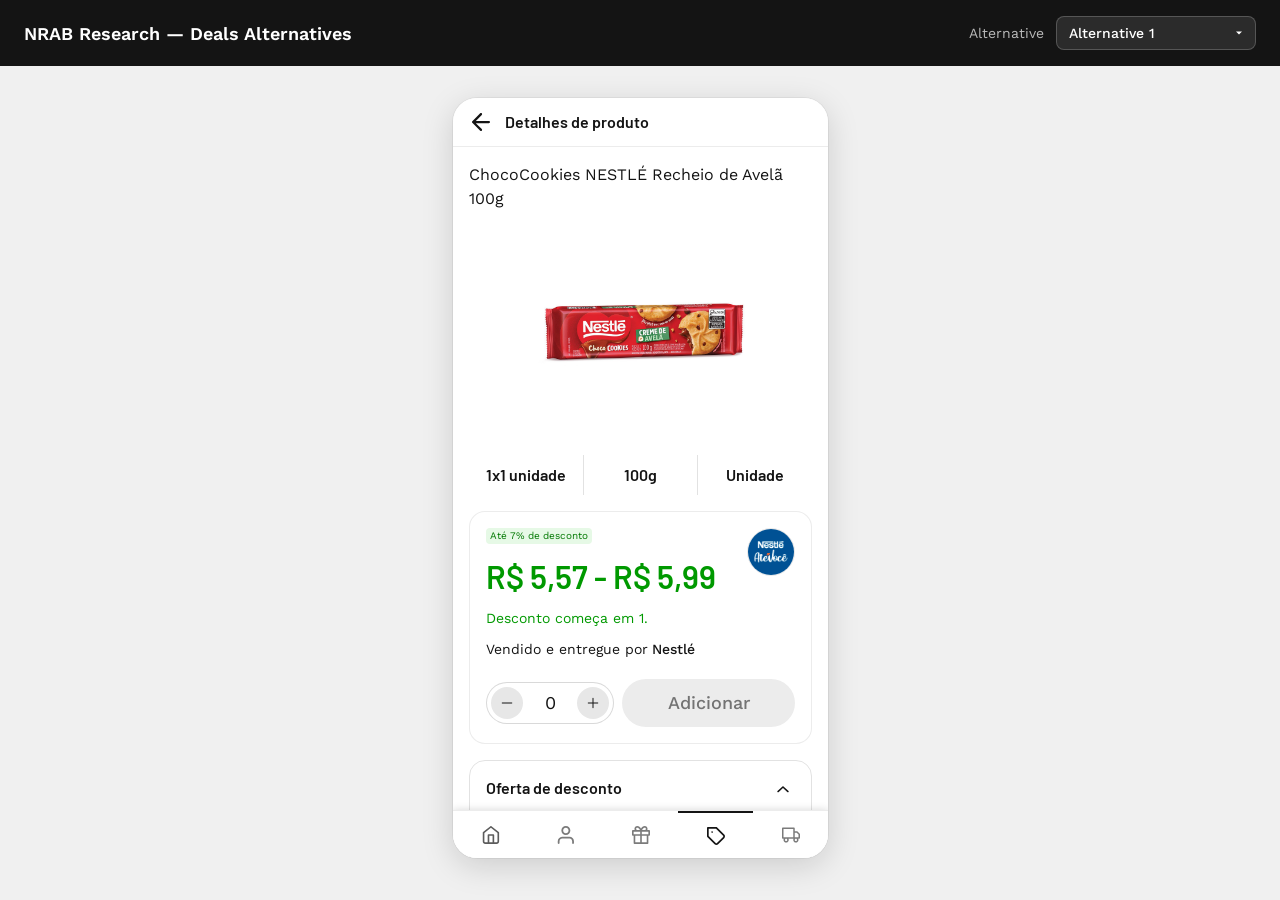
<file: index.html>
<!DOCTYPE html>
<html lang="pt-BR">
<head>
  <meta charset="UTF-8">
  <meta name="viewport" content="width=device-width, initial-scale=1.0, viewport-fit=cover">
  <title>NRAB Alternatives</title>
  <link rel="stylesheet" href="css/index.css">
</head>
<body>
  <header class="header">
    <h1 class="header__title">NRAB Research — Deals Alternatives</h1>
    <div class="header__selector">
      <label for="alternative-select">Alternative</label>
      <select id="alternative-select">
        <option value="pages/alternative-1.html">Alternative 1</option>
        <option value="pages/alternative-2.html">Alternative 2</option>
        <option value="pages/alternative-3.html">Alternative 3</option>
        <option value="pages/alternative-truck.html">Alternative Truck</option>
      </select>
    </div>
  </header>

  <main class="frame-container">
    <div class="phone-frame">
      <iframe id="preview-frame" src="pages/alternative-1.html" title="Alternative preview"></iframe>
    </div>
  </main>

  <script>
    const select = document.getElementById('alternative-select');
    const frame = document.getElementById('preview-frame');

    select.addEventListener('change', () => {
      frame.src = select.value;
    });
  </script>
</body>
</html>
</file>
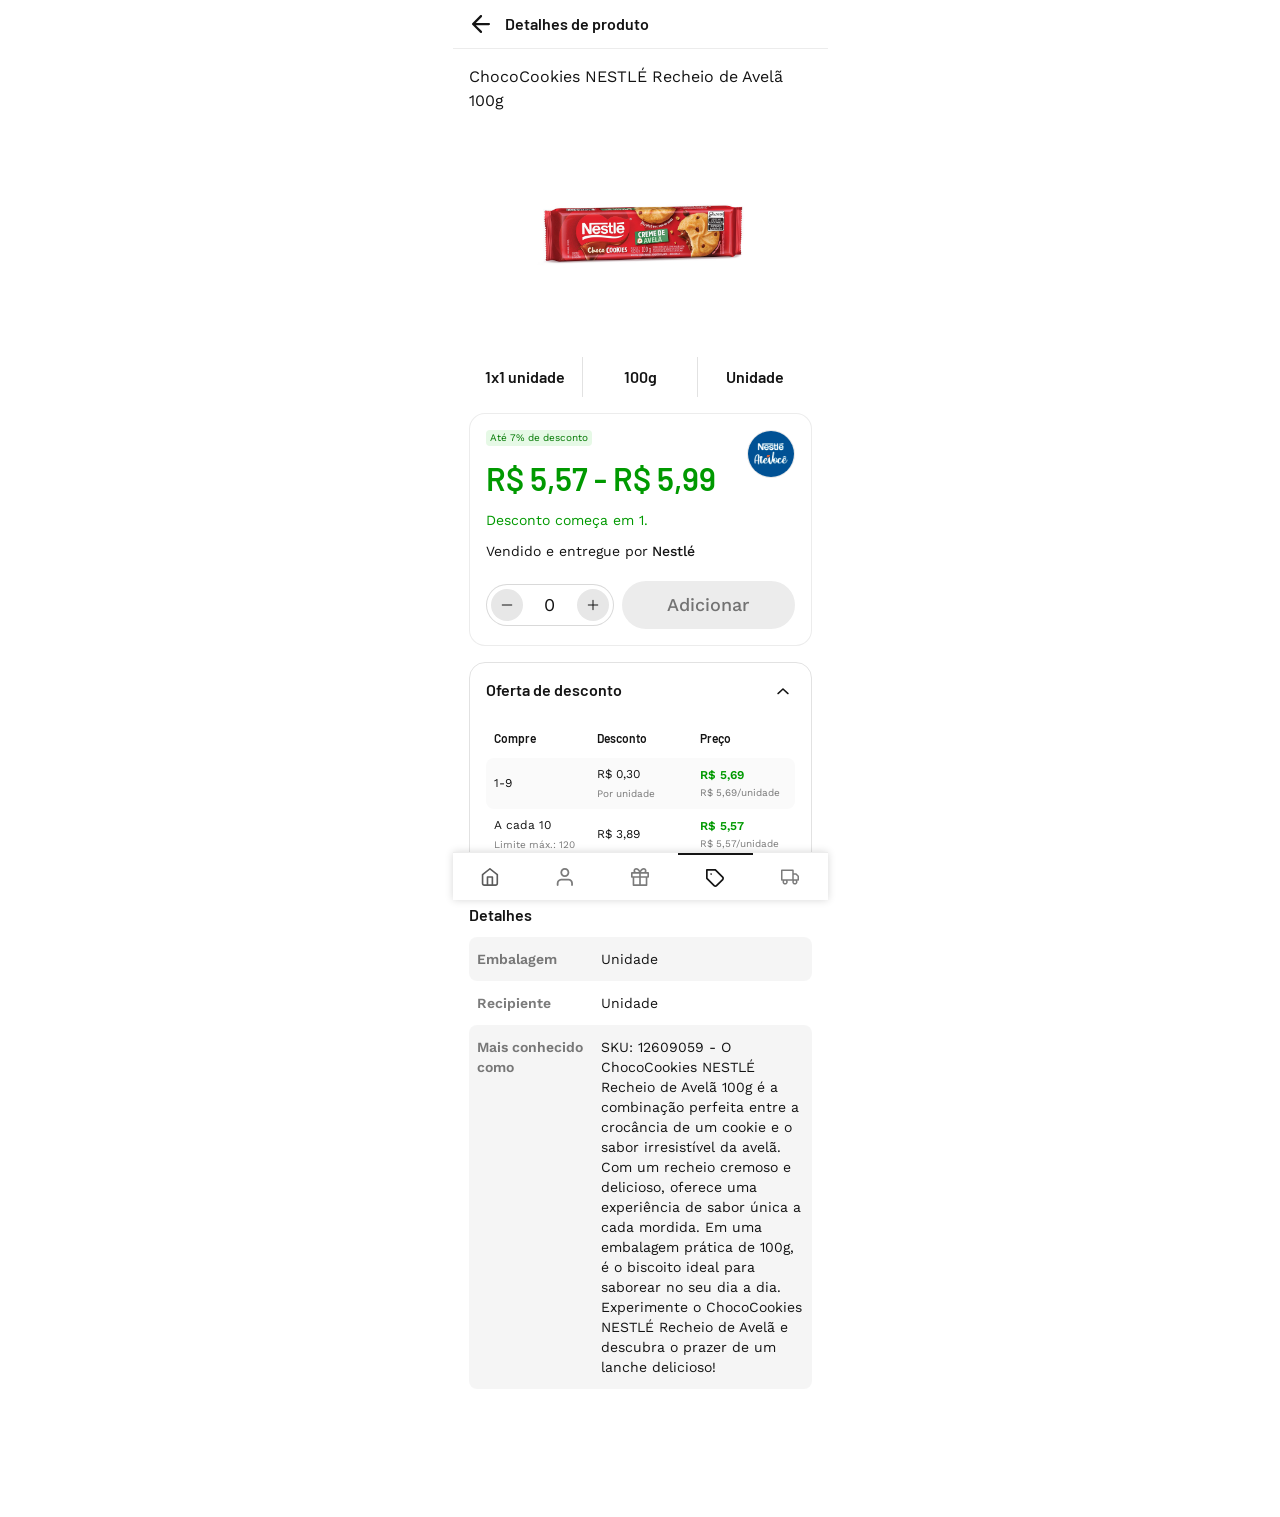
<file: pages/alternative-1.html>
<!DOCTYPE html>
<html lang="pt-BR">
<head>
  <meta charset="UTF-8">
  <meta name="viewport" content="width=device-width, initial-scale=1.0, viewport-fit=cover">
  <title>Alternative 1 — Detalhes de produto</title>
  <link rel="stylesheet" href="../css/pdp.css">
</head>
<body>
  <nav class="top-nav">
    <div class="top-nav__back">
      <img src="../assets/arrow-back.svg" alt="Voltar" width="24" height="24">
    </div>
    <h1 class="top-nav__title">Detalhes de produto</h1>
  </nav>

  <main class="pdp-content">
    <p class="product-title">ChocoCookies NESTLÉ Recheio de Avelã 100g</p>

    <div class="image-block">
      <img class="product-image" src="../assets/product.png" alt="ChocoCookies NESTLÉ">
    </div>

    <div class="product-info">
      <div class="product-info__item">1x1 unidade</div>
      <div class="product-info__divider"></div>
      <div class="product-info__item">100g</div>
      <div class="product-info__divider"></div>
      <div class="product-info__item">Unidade</div>
    </div>

    <div class="seller-card">
      <div class="seller-card__top">
        <div class="seller-card__details">
          <span class="tag">Até 7% de desconto</span>
          <p class="price">R$ 5,57 - R$ 5,99</p>
          <p class="discount-msg">Desconto começa em 1.</p>
          <p class="seller-fulfillment">Vendido e entregue por <strong>Nestlé</strong></p>
        </div>
        <div class="partner-logo"><img src="../assets/partner-logo.png" alt="Nestlé"></div>
      </div>
      <div class="quantifier-row">
        <div class="quantifier">
          <button class="quantifier__btn" type="button"><img src="../assets/minus.svg" alt="-"></button>
          <span class="quantifier__value">0</span>
          <button class="quantifier__btn" type="button"><img src="../assets/plus.svg" alt="+"></button>
        </div>
        <button class="btn-add" type="button" disabled>Adicionar</button>
      </div>
    </div>

    <section class="discount-section">
      <div class="discount-section__header">
        <h2 class="discount-section__title">Oferta de desconto</h2>
        <img class="discount-section__chevron" src="../assets/chevron-up.svg" alt="">
      </div>
      <div class="discount-table">
        <div class="discount-table__header">
          <div class="discount-table__header-cell">Compre</div>
          <div class="discount-table__header-cell">Desconto</div>
          <div class="discount-table__header-cell">Preço</div>
        </div>
        <div class="discount-table__row discount-table__row--alt">
          <div class="discount-table__cell">1-9</div>
          <div class="discount-table__cell">
            R$ 0,30
            <div class="discount-table__sub">Por unidade</div>
          </div>
          <div class="discount-table__cell">
            <div class="price-green">R$ 5,69</div>
            <div class="price-green-sub">R$ 5,69/unidade</div>
          </div>
        </div>
        <div class="discount-table__row">
          <div class="discount-table__cell">
            A cada 10
            <div class="discount-table__sub">Limite máx.: 120</div>
          </div>
          <div class="discount-table__cell">R$ 3,89</div>
          <div class="discount-table__cell">
            <div class="price-green">R$ 5,57</div>
            <div class="price-green-sub">R$ 5,57/unidade</div>
          </div>
        </div>
      </div>
    </section>

    <section class="details-section">
      <h2 class="details-section__title">Detalhes</h2>
      <div class="detail-row detail-row--alt">
        <span class="detail-row__label">Embalagem</span>
        <span class="detail-row__value">Unidade</span>
      </div>
      <div class="detail-row">
        <span class="detail-row__label">Recipiente</span>
        <span class="detail-row__value">Unidade</span>
      </div>
      <div class="detail-row detail-row--alt">
        <span class="detail-row__label">Mais conhecido como</span>
        <span class="detail-row__value">SKU: 12609059 - O ChocoCookies NESTLÉ Recheio de Avelã 100g é a combinação perfeita entre a crocância de um cookie e o sabor irresistível da avelã. Com um recheio cremoso e delicioso, oferece uma experiência de sabor única a cada mordida. Em uma embalagem prática de 100g, é o biscoito ideal para saborear no seu dia a dia. Experimente o ChocoCookies NESTLÉ Recheio de Avelã e descubra o prazer de um lanche delicioso!</span>
      </div>
    </section>
  </main>

  <nav class="bottom-nav">
    <div class="bottom-nav__item"><img src="../assets/nav-home.svg" alt="Home" width="24" height="24"></div>
    <div class="bottom-nav__item"><img src="../assets/nav-user.svg" alt="Perfil" width="24" height="24"></div>
    <div class="bottom-nav__item"><img src="../assets/nav-gift.svg" alt="Presentes" width="24" height="24"></div>
    <div class="bottom-nav__item bottom-nav__item--active"><img src="../assets/nav-tag.svg" alt="Ofertas" width="24" height="24"></div>
    <div class="bottom-nav__item"><img src="../assets/nav-truck.svg" alt="Caminhão" width="24" height="24"></div>
  </nav>
</body>
</html>
</file>
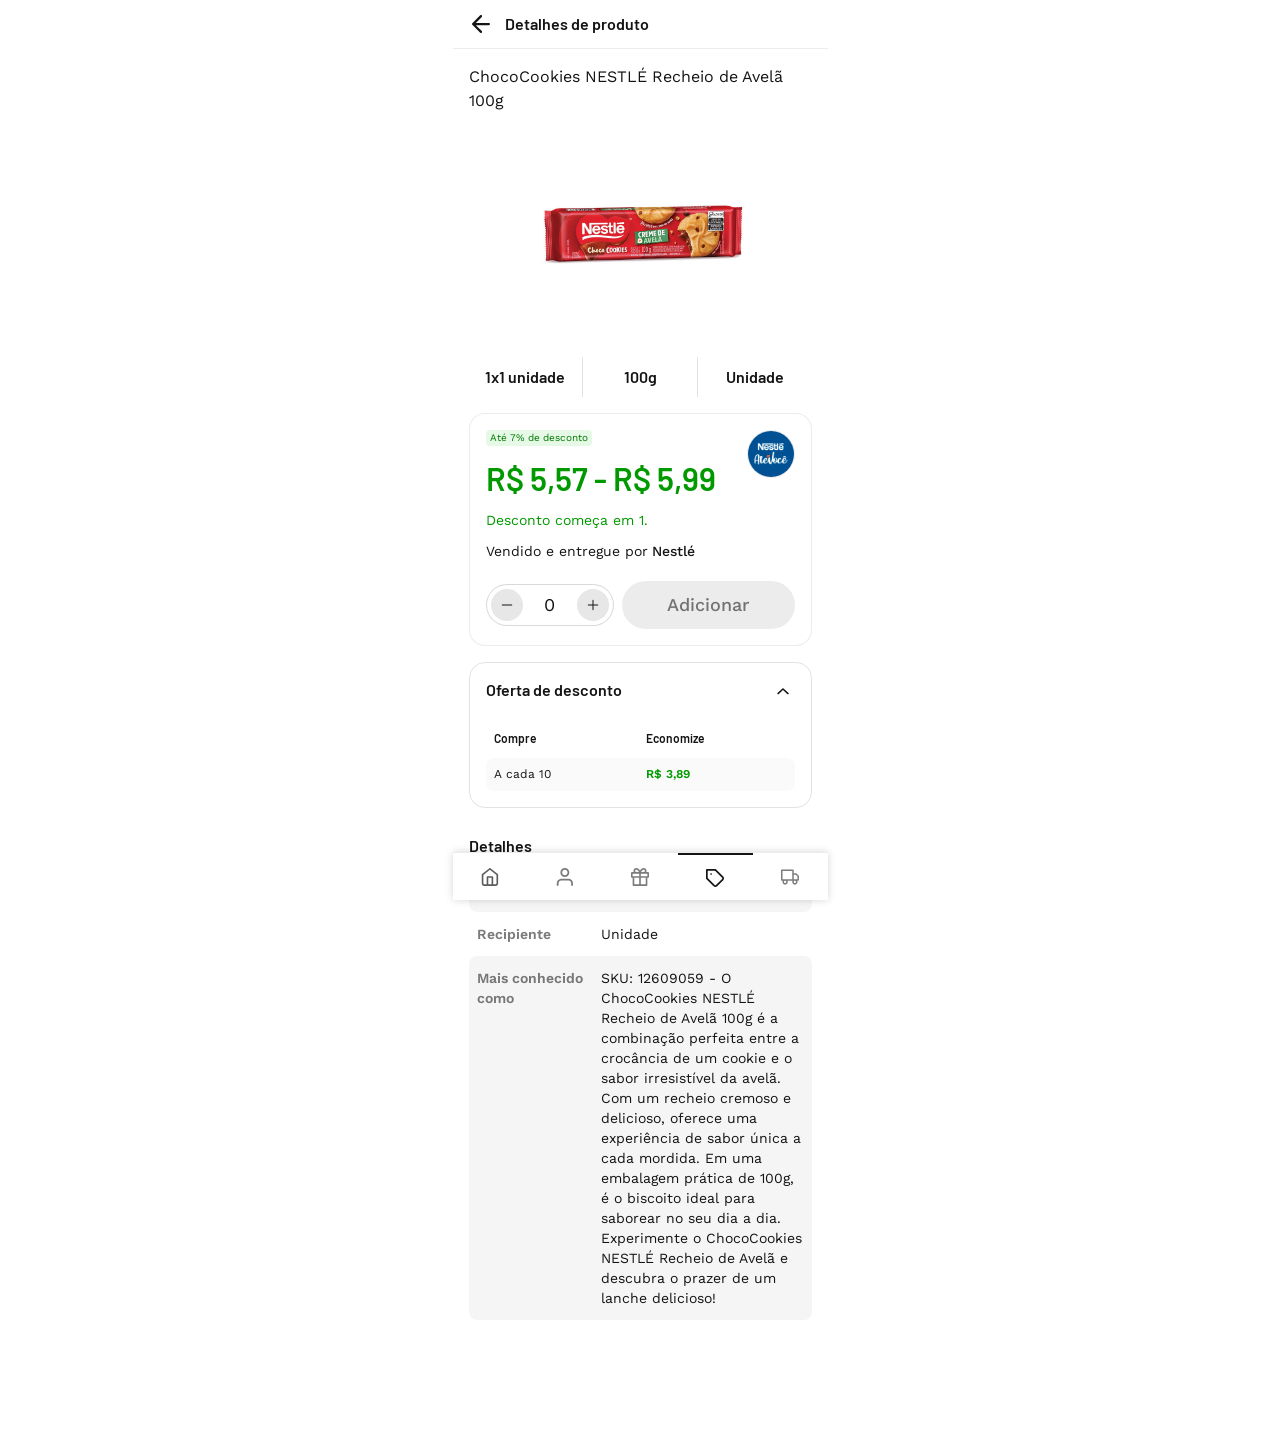
<file: pages/alternative-2.html>
<!DOCTYPE html>
<html lang="pt-BR">
<head>
  <meta charset="UTF-8">
  <meta name="viewport" content="width=device-width, initial-scale=1.0, viewport-fit=cover">
  <title>Alternative 2 — Detalhes de produto</title>
  <link rel="stylesheet" href="../css/pdp.css">
</head>
<body>
  <nav class="top-nav">
    <div class="top-nav__back">
      <img src="../assets/arrow-back.svg" alt="Voltar" width="24" height="24">
    </div>
    <h1 class="top-nav__title">Detalhes de produto</h1>
  </nav>

  <main class="pdp-content">
    <p class="product-title">ChocoCookies NESTLÉ Recheio de Avelã 100g</p>

    <div class="image-block">
      <img class="product-image" src="../assets/product.png" alt="ChocoCookies NESTLÉ">
    </div>

    <div class="product-info">
      <div class="product-info__item">1x1 unidade</div>
      <div class="product-info__divider"></div>
      <div class="product-info__item">100g</div>
      <div class="product-info__divider"></div>
      <div class="product-info__item">Unidade</div>
    </div>

    <div class="seller-card">
      <div class="seller-card__top">
        <div class="seller-card__details">
          <span class="tag">Até 7% de desconto</span>
          <p class="price">R$ 5,57 - R$ 5,99</p>
          <p class="discount-msg">Desconto começa em 1.</p>
          <p class="seller-fulfillment">Vendido e entregue por <strong>Nestlé</strong></p>
        </div>
        <div class="partner-logo"><img src="../assets/partner-logo.png" alt="Nestlé"></div>
      </div>
      <div class="quantifier-row">
        <div class="quantifier">
          <button class="quantifier__btn" type="button"><img src="../assets/minus.svg" alt="-"></button>
          <span class="quantifier__value">0</span>
          <button class="quantifier__btn" type="button"><img src="../assets/plus.svg" alt="+"></button>
        </div>
        <button class="btn-add" type="button" disabled>Adicionar</button>
      </div>
    </div>

    <section class="discount-section">
      <div class="discount-section__header">
        <h2 class="discount-section__title">Oferta de desconto</h2>
        <img class="discount-section__chevron" src="../assets/chevron-up.svg" alt="">
      </div>
      <div class="discount-table">
        <div class="discount-table__header">
          <div class="discount-table__header-cell discount-table__header-cell--narrow">Compre</div>
          <div class="discount-table__header-cell discount-table__header-cell--medium">Economize</div>
        </div>
        <div class="discount-table__row discount-table__row--alt">
          <div class="discount-table__cell discount-table__cell--narrow">A cada 10</div>
          <div class="discount-table__cell discount-table__cell--medium">
            <div class="price-green">R$ 3,89</div>
          </div>
        </div>
      </div>
    </section>

    <section class="details-section">
      <h2 class="details-section__title">Detalhes</h2>
      <div class="detail-row detail-row--alt">
        <span class="detail-row__label">Embalagem</span>
        <span class="detail-row__value">Unidade</span>
      </div>
      <div class="detail-row">
        <span class="detail-row__label">Recipiente</span>
        <span class="detail-row__value">Unidade</span>
      </div>
      <div class="detail-row detail-row--alt">
        <span class="detail-row__label">Mais conhecido como</span>
        <span class="detail-row__value">SKU: 12609059 - O ChocoCookies NESTLÉ Recheio de Avelã 100g é a combinação perfeita entre a crocância de um cookie e o sabor irresistível da avelã. Com um recheio cremoso e delicioso, oferece uma experiência de sabor única a cada mordida. Em uma embalagem prática de 100g, é o biscoito ideal para saborear no seu dia a dia. Experimente o ChocoCookies NESTLÉ Recheio de Avelã e descubra o prazer de um lanche delicioso!</span>
      </div>
    </section>
  </main>

  <nav class="bottom-nav">
    <div class="bottom-nav__item"><img src="../assets/nav-home.svg" alt="Home" width="24" height="24"></div>
    <div class="bottom-nav__item"><img src="../assets/nav-user.svg" alt="Perfil" width="24" height="24"></div>
    <div class="bottom-nav__item"><img src="../assets/nav-gift.svg" alt="Presentes" width="24" height="24"></div>
    <div class="bottom-nav__item bottom-nav__item--active"><img src="../assets/nav-tag.svg" alt="Ofertas" width="24" height="24"></div>
    <div class="bottom-nav__item"><img src="../assets/nav-truck.svg" alt="Caminhão" width="24" height="24"></div>
  </nav>
</body>
</html>
</file>
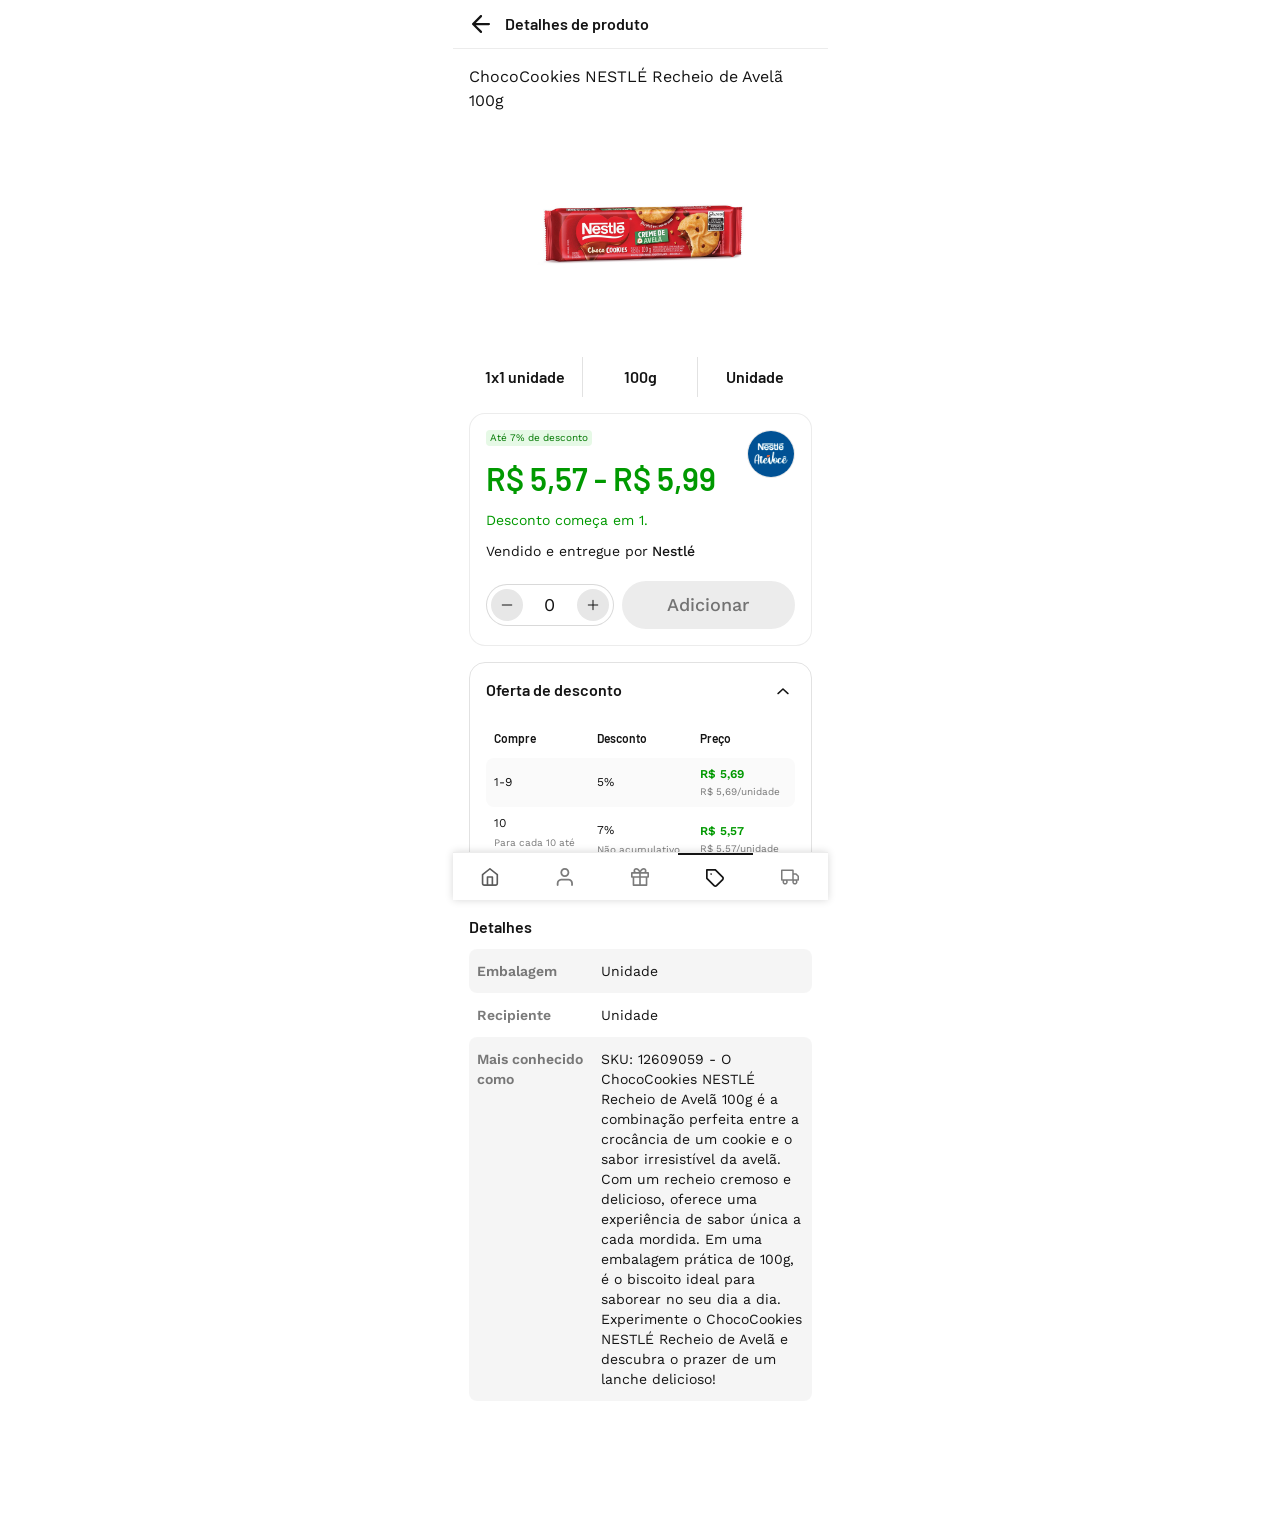
<file: pages/alternative-3.html>
<!DOCTYPE html>
<html lang="pt-BR">
<head>
  <meta charset="UTF-8">
  <meta name="viewport" content="width=device-width, initial-scale=1.0, viewport-fit=cover">
  <title>Alternative 3 — Detalhes de produto</title>
  <link rel="stylesheet" href="../css/pdp.css">
</head>
<body>
  <nav class="top-nav">
    <div class="top-nav__back">
      <img src="../assets/arrow-back.svg" alt="Voltar" width="24" height="24">
    </div>
    <h1 class="top-nav__title">Detalhes de produto</h1>
  </nav>

  <main class="pdp-content">
    <p class="product-title">ChocoCookies NESTLÉ Recheio de Avelã 100g</p>

    <div class="image-block">
      <img class="product-image" src="../assets/product.png" alt="ChocoCookies NESTLÉ">
    </div>

    <div class="product-info">
      <div class="product-info__item">1x1 unidade</div>
      <div class="product-info__divider"></div>
      <div class="product-info__item">100g</div>
      <div class="product-info__divider"></div>
      <div class="product-info__item">Unidade</div>
    </div>

    <div class="seller-card">
      <div class="seller-card__top">
        <div class="seller-card__details">
          <span class="tag">Até 7% de desconto</span>
          <p class="price">R$ 5,57 - R$ 5,99</p>
          <p class="discount-msg">Desconto começa em 1.</p>
          <p class="seller-fulfillment">Vendido e entregue por <strong>Nestlé</strong></p>
        </div>
        <div class="partner-logo"><img src="../assets/partner-logo.png" alt="Nestlé"></div>
      </div>
      <div class="quantifier-row">
        <div class="quantifier">
          <button class="quantifier__btn" type="button"><img src="../assets/minus.svg" alt="-"></button>
          <span class="quantifier__value">0</span>
          <button class="quantifier__btn" type="button"><img src="../assets/plus.svg" alt="+"></button>
        </div>
        <button class="btn-add" type="button" disabled>Adicionar</button>
      </div>
    </div>

    <section class="discount-section">
      <div class="discount-section__header">
        <h2 class="discount-section__title">Oferta de desconto</h2>
        <img class="discount-section__chevron" src="../assets/chevron-up.svg" alt="">
      </div>
      <div class="discount-table">
        <div class="discount-table__header">
          <div class="discount-table__header-cell">Compre</div>
          <div class="discount-table__header-cell">Desconto</div>
          <div class="discount-table__header-cell">Preço</div>
        </div>
        <div class="discount-table__row discount-table__row--alt">
          <div class="discount-table__cell">1-9</div>
          <div class="discount-table__cell">5%</div>
          <div class="discount-table__cell">
            <div class="price-green">R$ 5,69</div>
            <div class="price-green-sub">R$ 5,69/unidade</div>
          </div>
        </div>
        <div class="discount-table__row">
          <div class="discount-table__cell">
            10
            <div class="discount-table__sub">Para cada 10 até 100</div>
          </div>
          <div class="discount-table__cell">
            7%
            <div class="discount-table__sub">Não acumulativo</div>
          </div>
          <div class="discount-table__cell">
            <div class="price-green">R$ 5,57</div>
            <div class="price-green-sub">R$ 5,57/unidade</div>
          </div>
        </div>
      </div>
    </section>

    <section class="details-section">
      <h2 class="details-section__title">Detalhes</h2>
      <div class="detail-row detail-row--alt">
        <span class="detail-row__label">Embalagem</span>
        <span class="detail-row__value">Unidade</span>
      </div>
      <div class="detail-row">
        <span class="detail-row__label">Recipiente</span>
        <span class="detail-row__value">Unidade</span>
      </div>
      <div class="detail-row detail-row--alt">
        <span class="detail-row__label">Mais conhecido como</span>
        <span class="detail-row__value">SKU: 12609059 - O ChocoCookies NESTLÉ Recheio de Avelã 100g é a combinação perfeita entre a crocância de um cookie e o sabor irresistível da avelã. Com um recheio cremoso e delicioso, oferece uma experiência de sabor única a cada mordida. Em uma embalagem prática de 100g, é o biscoito ideal para saborear no seu dia a dia. Experimente o ChocoCookies NESTLÉ Recheio de Avelã e descubra o prazer de um lanche delicioso!</span>
      </div>
    </section>
  </main>

  <nav class="bottom-nav">
    <div class="bottom-nav__item"><img src="../assets/nav-home.svg" alt="Home" width="24" height="24"></div>
    <div class="bottom-nav__item"><img src="../assets/nav-user.svg" alt="Perfil" width="24" height="24"></div>
    <div class="bottom-nav__item"><img src="../assets/nav-gift.svg" alt="Presentes" width="24" height="24"></div>
    <div class="bottom-nav__item bottom-nav__item--active"><img src="../assets/nav-tag.svg" alt="Ofertas" width="24" height="24"></div>
    <div class="bottom-nav__item"><img src="../assets/nav-truck.svg" alt="Caminhão" width="24" height="24"></div>
  </nav>
</body>
</html>
</file>
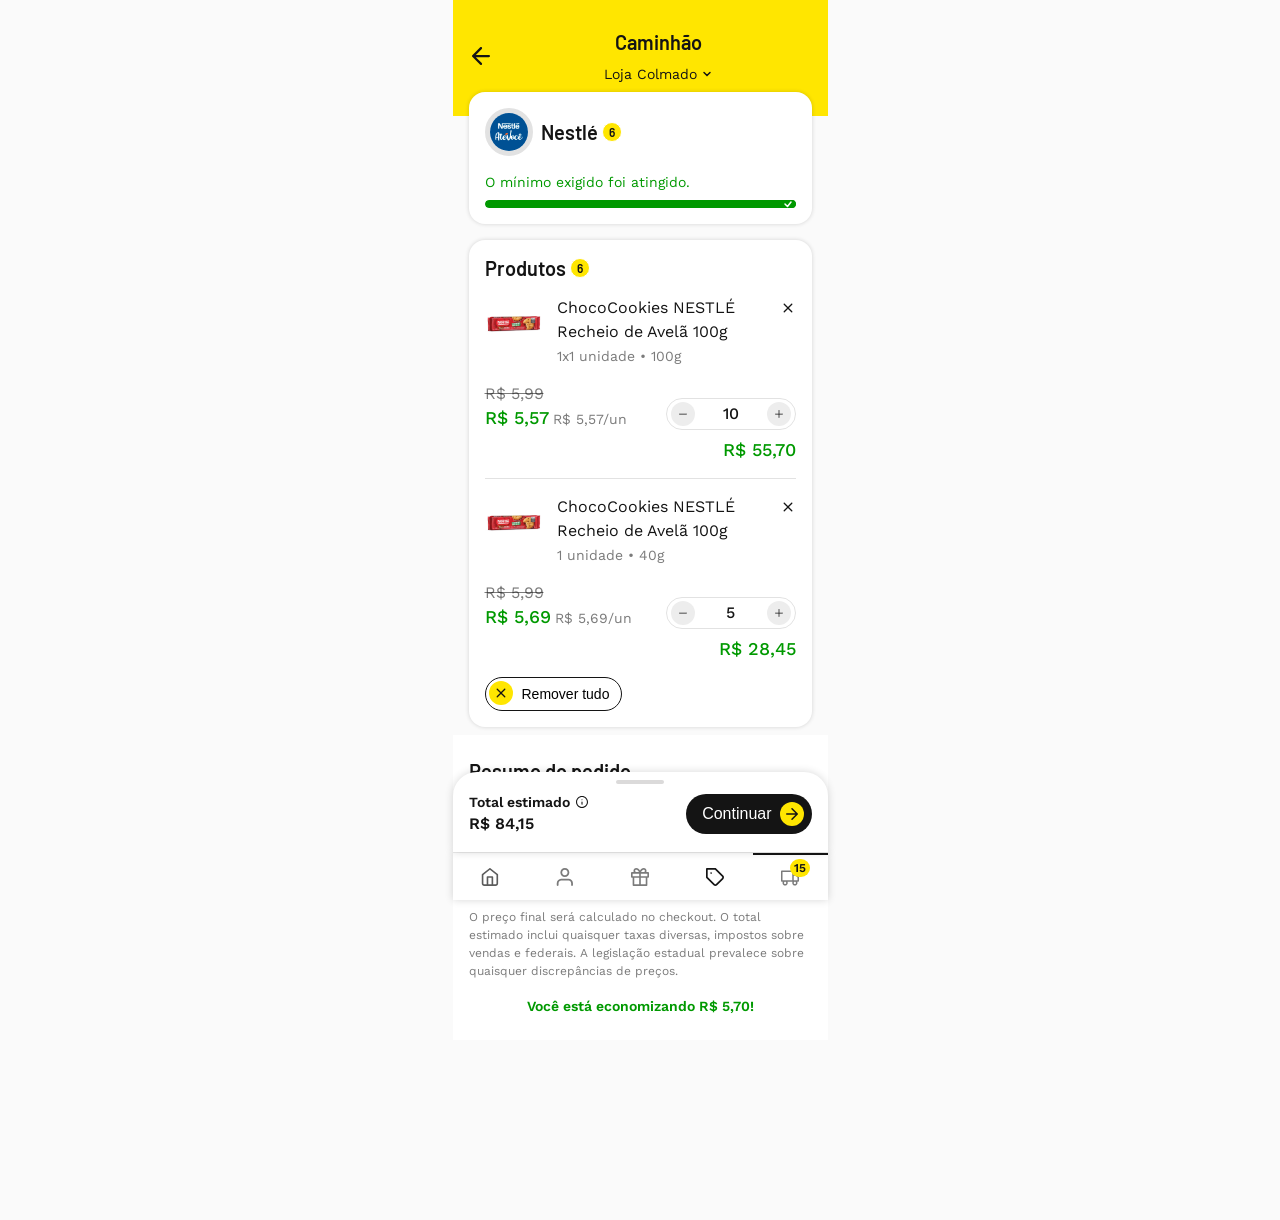
<file: pages/alternative-truck.html>
<!DOCTYPE html>
<html lang="pt-BR">
<head>
  <meta charset="UTF-8">
  <meta name="viewport" content="width=device-width, initial-scale=1.0, viewport-fit=cover">
  <title>Alternative Truck — Caminhão</title>
  <link rel="stylesheet" href="../css/truck.css">
</head>
<body>
  <header class="top-nav-yellow">
    <div class="top-nav-yellow__row">
      <div class="top-nav-yellow__back">
        <img src="../assets/arrow-back.svg" alt="Voltar" width="24" height="24">
      </div>
      <div class="top-nav-yellow__center">
        <h1 class="top-nav-yellow__title">Caminhão</h1>
        <div class="top-nav-yellow__selector">
          Loja Colmado
          <svg width="12" height="12" viewBox="0 0 12 12" fill="none"><path d="M3 4.5L6 7.5L9 4.5" stroke="#141414" stroke-width="1.5" stroke-linecap="round"/></svg>
        </div>
      </div>
    </div>
  </header>

  <div class="cards-area">
    <div class="card">
      <div class="seller-row">
        <div class="seller-row__logo"><img src="../assets/partner-logo.png" alt="Nestlé"></div>
        <div class="seller-row__name">
          Nestlé
          <span class="badge">6</span>
        </div>
      </div>
      <div class="progress-block">
        <p class="progress-label">O mínimo exigido foi atingido.</p>
        <div class="progress-bar">
          <div class="progress-bar__fill"></div>
          <div class="progress-bar__check">
            <svg viewBox="0 0 10 10" fill="none"><path d="M2 5l2.5 2.5L8 3" stroke="white" stroke-width="1.5" stroke-linecap="round" stroke-linejoin="round"/></svg>
          </div>
        </div>
      </div>
    </div>

    <div class="card">
      <div class="section-title">
        Produtos
        <span class="badge">6</span>
      </div>

      <div class="product-item">
        <div class="product-item__top">
          <img class="product-item__image" src="../assets/product.png" alt="ChocoCookies">
          <div class="product-item__info">
            <p class="product-item__name">ChocoCookies NESTLÉ Recheio de Avelã 100g</p>
            <p class="product-item__meta">1x1 unidade • 100g</p>
          </div>
          <img class="product-item__close" src="../assets/close.svg" alt="Remover">
        </div>
        <div class="product-item__pricing">
          <div class="product-item__price-row">
            <div class="product-item__prices">
              <p class="price-strikethrough">R$ 5,99</p>
              <div class="price-current">
                <span class="price-current__main">R$ 5,57</span>
                <span class="price-current__unit">R$ 5,57/un</span>
              </div>
            </div>
            <div class="quantifier-sm">
              <button class="quantifier-sm__btn" type="button"><img src="../assets/minus.svg" alt="-"></button>
              <span class="quantifier-sm__value">10</span>
              <button class="quantifier-sm__btn" type="button"><img src="../assets/plus.svg" alt="+"></button>
            </div>
          </div>
          <p class="product-item__subtotal">R$ 55,70</p>
        </div>
      </div>

      <div class="product-divider"></div>

      <div class="product-item">
        <div class="product-item__top">
          <img class="product-item__image" src="../assets/product.png" alt="ChocoCookies">
          <div class="product-item__info">
            <p class="product-item__name">ChocoCookies NESTLÉ Recheio de Avelã 100g</p>
            <p class="product-item__meta">1 unidade • 40g</p>
          </div>
          <img class="product-item__close" src="../assets/close.svg" alt="Remover">
        </div>
        <div class="product-item__pricing">
          <div class="product-item__price-row">
            <div class="product-item__prices">
              <p class="price-strikethrough">R$ 5,99</p>
              <div class="price-current">
                <span class="price-current__main">R$ 5,69</span>
                <span class="price-current__unit">R$ 5,69/un</span>
              </div>
            </div>
            <div class="quantifier-sm">
              <button class="quantifier-sm__btn" type="button"><img src="../assets/minus.svg" alt="-"></button>
              <span class="quantifier-sm__value">5</span>
              <button class="quantifier-sm__btn" type="button"><img src="../assets/plus.svg" alt="+"></button>
            </div>
          </div>
          <p class="product-item__subtotal">R$ 28,45</p>
        </div>
      </div>

      <button class="btn-remove" type="button">
        <span class="btn-remove__icon"><img src="../assets/close-yellow.svg" alt=""></span>
        Remover tudo
      </button>
    </div>
  </div>

  <section class="summary">
    <h2 class="summary__title">Resumo do pedido</h2>
    <div class="summary__row">
      <span>Subtotal (15 produtos)</span>
      <span>R$ 84,15</span>
    </div>
    <div class="summary__row summary__row--green">
      <span>Taxa de entrega</span>
      <span>Grátis</span>
    </div>
    <div class="summary__divider"></div>
    <div class="summary__row summary__total">
      <span>Total estimado</span>
      <span>R$ 84,15</span>
    </div>
    <p class="summary__legal">O preço final será calculado no checkout. O total estimado inclui quaisquer taxas diversas, impostos sobre vendas e federais. A legislação estadual prevalece sobre quaisquer discrepâncias de preços.</p>
    <p class="summary__savings">Você está economizando R$ 5,70!</p>
  </section>

  <div class="fixed-tray">
    <div class="tray">
      <div class="tray__grabber"><div class="tray__grabber-bar"></div></div>
      <div class="tray__content">
        <div class="tray__label">
          <div class="tray__label-title">
            Total estimado
            <img src="../assets/info.svg" alt="Info">
          </div>
          <p class="tray__label-value">R$ 84,15</p>
        </div>
        <button class="btn-continue" type="button">
          Continuar
          <span class="btn-continue__icon"><img src="../assets/arrow-right.svg" alt=""></span>
        </button>
      </div>
    </div>
  </div>

  <nav class="bottom-nav-truck">
    <div class="bottom-nav-truck__item"><img src="../assets/nav-home.svg" alt="Home" width="24" height="24"></div>
    <div class="bottom-nav-truck__item"><img src="../assets/nav-user.svg" alt="Perfil" width="24" height="24"></div>
    <div class="bottom-nav-truck__item"><img src="../assets/nav-gift.svg" alt="Presentes" width="24" height="24"></div>
    <div class="bottom-nav-truck__item"><img src="../assets/nav-tag.svg" alt="Ofertas" width="24" height="24"></div>
    <div class="bottom-nav-truck__item bottom-nav-truck__item--active">
      <img src="../assets/nav-truck.svg" alt="Caminhão" width="24" height="24">
      <span class="bottom-nav-truck__badge">15</span>
    </div>
  </nav>
</body>
</html>
</file>
<file: css/index.css>
@import url('https://fonts.googleapis.com/css2?family=Work+Sans:wght@400;500;600&display=swap');

* { box-sizing: border-box; margin: 0; padding: 0; }

html,
body {
  height: 100%;
}

body {
  font-family: 'Work Sans', sans-serif;
  background: #f0f0f0;
  min-height: 100vh;
  min-height: 100dvh;
  display: flex;
  flex-direction: column;
}

.header {
  background: #141414;
  color: white;
  padding: 16px 24px;
  display: flex;
  align-items: center;
  gap: 16px;
  flex-shrink: 0;
}

.header__title {
  font-weight: 600;
  font-size: 18px;
}

.header__selector {
  display: flex;
  align-items: center;
  gap: 12px;
  margin-left: auto;
}

.header__selector label {
  font-size: 14px;
  color: rgba(255, 255, 255, 0.7);
}

.header__selector select {
  font-family: 'Work Sans', sans-serif;
  font-size: 14px;
  font-weight: 500;
  padding: 8px 32px 8px 12px;
  border-radius: 8px;
  border: 1px solid rgba(255, 255, 255, 0.2);
  background: rgba(255, 255, 255, 0.1);
  color: white;
  cursor: pointer;
  appearance: none;
  background-image: url("data:image/svg+xml,%3Csvg xmlns='http://www.w3.org/2000/svg' width='12' height='12' viewBox='0 0 12 12'%3E%3Cpath fill='white' d='M3 4.5L6 7.5L9 4.5'/%3E%3C/svg%3E");
  background-repeat: no-repeat;
  background-position: right 10px center;
  min-width: 200px;
}

.header__selector select:focus {
  outline: 2px solid #ffe600;
  outline-offset: 2px;
}

.header__selector select option {
  background: #141414;
  color: white;
}

.frame-container {
  flex: 1;
  display: flex;
  align-items: stretch;
  justify-content: center;
  padding: 32px 24px;
  min-height: 0;
}

.phone-frame {
  width: 100%;
  max-width: 375px;
  height: calc(100vh - 140px);
  min-height: 600px;
  max-height: 900px;
  background: white;
  border-radius: 24px;
  box-shadow: 0 8px 32px rgba(0, 0, 0, 0.15), 0 0 0 1px rgba(0, 0, 0, 0.05);
  overflow: hidden;
}

.phone-frame iframe {
  width: 100%;
  height: 100%;
  border: none;
  display: block;
}

@media (max-width: 640px) {
  .header {
    flex-wrap: wrap;
    padding: 12px 16px;
    gap: 12px;
  }

  .header__title {
    font-size: 16px;
    flex: 1 1 100%;
  }

  .header__selector {
    margin-left: 0;
    width: 100%;
  }

  .header__selector select {
    flex: 1;
    min-width: 0;
    width: 100%;
  }

  .frame-container {
    padding: 0;
    align-items: stretch;
  }

  .phone-frame {
    max-width: none;
    height: auto;
    min-height: 0;
    max-height: none;
    flex: 1;
    border-radius: 0;
    box-shadow: none;
  }
}
</file>
<file: css/pdp.css>
@import url('https://fonts.googleapis.com/css2?family=Barlow:wght@600&family=Work+Sans:wght@400;500;600&display=swap');
@import './tokens.css';

* { box-sizing: border-box; margin: 0; padding: 0; }

body {
  font-family: var(--font-body);
  background: var(--bg-primary-clear);
  color: var(--txt-default);
  width: 100%;
  max-width: var(--phone-width);
  margin: 0 auto;
  min-height: 100vh;
  position: relative;
  overflow-x: hidden;
  overflow-y: auto;
}

/* Top Nav */
.top-nav {
  display: flex;
  align-items: center;
  padding: 12px 16px;
  gap: 12px;
  background: var(--bg-primary-clear);
  border-bottom: 1px solid var(--border-tertiary);
}

.top-nav__back {
  width: 24px;
  height: 24px;
  display: flex;
  align-items: center;
  justify-content: center;
  flex-shrink: 0;
}

.top-nav__title {
  font-family: var(--font-header);
  font-weight: 600;
  font-size: 16px;
  line-height: 20px;
  flex: 1;
  text-align: left;
}

/* Content */
.pdp-content {
  padding: 0 16px 64px;
  display: flex;
  flex-direction: column;
  gap: 16px;
}

.product-title {
  padding-top: 16px;
  font-size: 16px;
  line-height: 24px;
}

.image-block {
  display: flex;
  justify-content: center;
}

.product-image {
  width: 212px;
  height: 212px;
  border-radius: var(--radius-md);
  object-fit: cover;
}

.product-info {
  display: flex;
  align-items: center;
}

.product-info__item {
  flex: 1;
  text-align: center;
  padding: 0 4px;
  font-family: var(--font-header);
  font-weight: 600;
  font-size: 16px;
  line-height: 20px;
}

.product-info__divider {
  width: 1px;
  height: 40px;
  background: var(--border-secondary);
  flex-shrink: 0;
}

/* Seller Card */
.seller-card {
  background: var(--bg-primary-clear);
  border: 1px solid var(--border-tertiary);
  border-radius: var(--radius-md);
  padding: 16px;
  display: flex;
  flex-direction: column;
  gap: 20px;
}

.seller-card__top {
  display: flex;
  gap: 16px;
  align-items: flex-start;
}

.seller-card__details {
  flex: 1;
  display: flex;
  flex-direction: column;
  gap: 12px;
}

.tag {
  display: inline-flex;
  align-items: center;
  align-self: flex-start;
  width: fit-content;
  background: var(--bg-green-subtle);
  color: var(--txt-green-regular);
  font-size: 10px;
  line-height: 8px;
  padding: 4px;
  border-radius: 4px;
  white-space: nowrap;
}

.price {
  font-family: var(--font-header);
  font-weight: 600;
  font-size: 32px;
  line-height: 40px;
  color: var(--txt-positive);
}

.discount-msg {
  font-size: 14px;
  line-height: 20px;
  color: var(--txt-positive);
}

.seller-fulfillment {
  font-size: 14px;
  line-height: 1.35;
  display: flex;
  flex-wrap: wrap;
  gap: 4px;
  align-items: center;
}

.seller-fulfillment strong {
  font-weight: 500;
}

.partner-logo {
  width: 48px;
  height: 48px;
  border-radius: 50%;
  border: 1px solid var(--bg-surface-tertiary);
  overflow: hidden;
  flex-shrink: 0;
}

.partner-logo img {
  width: 100%;
  height: 100%;
  object-fit: cover;
}

/* Quantifier + Button */
.quantifier-row {
  display: flex;
  gap: 8px;
  align-items: center;
  width: 100%;
}

.quantifier {
  display: flex;
  align-items: center;
  gap: 4px;
  background: var(--bg-primary-clear);
  border: 1px solid var(--border-neutral-secondary);
  border-radius: var(--radius-pill);
  padding: 4px;
  width: 128px;
  min-width: 128px;
}

.quantifier__btn {
  width: 32px;
  height: 32px;
  border-radius: 50%;
  background: var(--bg-surface-tertiary);
  border: none;
  display: flex;
  align-items: center;
  justify-content: center;
  cursor: pointer;
}

.quantifier__btn img {
  width: 16px;
  height: 16px;
}

.quantifier__value {
  flex: 1;
  text-align: center;
  font-size: 18px;
  line-height: 1.2;
}

.btn-add {
  flex: 1;
  height: 48px;
  border-radius: var(--radius-pill);
  background: var(--bg-button-disabled);
  border: none;
  font-family: var(--font-body);
  font-weight: 500;
  font-size: 18px;
  line-height: 24px;
  color: var(--txt-secondary);
  cursor: not-allowed;
}

/* Discount Table */
.discount-section {
  border: 1px solid var(--border-secondary);
  border-radius: var(--radius-md);
  padding: 16px;
  display: flex;
  flex-direction: column;
  gap: 16px;
}

.discount-section__header {
  display: flex;
  justify-content: space-between;
  align-items: center;
}

.discount-section__title {
  font-family: var(--font-header);
  font-weight: 600;
  font-size: 16px;
  line-height: 1.3;
}

.discount-section__chevron {
  width: 24px;
  height: 24px;
}

.discount-table {
  width: 100%;
}

.discount-table__header {
  display: flex;
}

.discount-table__header-cell {
  flex: 1;
  padding: 12px 8px;
  font-family: var(--font-header);
  font-weight: 600;
  font-size: 12px;
  line-height: 1.3;
  letter-spacing: 0.12px;
}

.discount-table__header-cell--narrow {
  flex: 0 0 auto;
  width: 152px;
}

.discount-table__header-cell--medium {
  flex: 0 0 auto;
  width: 80px;
}

.discount-table__row {
  display: flex;
  border-radius: var(--radius-sm);
  align-items: center;
}

.discount-table__row--alt {
  background: var(--bg-primary-weak);
}

.discount-table__cell {
  flex: 1;
  padding: 8px;
  font-size: 12px;
  line-height: 1.4;
}

.discount-table__cell--narrow {
  flex: 0 0 auto;
  width: 152px;
}

.discount-table__cell--medium {
  flex: 0 0 auto;
  width: 80px;
}

.discount-table__sub {
  font-size: 10px;
  line-height: 1.4;
  color: var(--txt-secondary);
  margin-top: 4px;
}

.price-green {
  font-weight: 600;
  color: var(--txt-positive);
  font-size: 12px;
  line-height: 1.4;
}

.price-green-sub {
  font-size: 10px;
  color: var(--txt-secondary);
  margin-top: 2px;
}

/* Details */
.details-section {
  padding-bottom: 64px;
}

.details-section__title {
  font-family: var(--font-header);
  font-weight: 600;
  font-size: 16px;
  line-height: 20px;
  padding: 12px 0;
}

.detail-row {
  display: flex;
  gap: 4px;
  padding: 12px 8px;
  font-size: 14px;
  line-height: 20px;
  border-radius: var(--radius-sm);
}

.detail-row--alt {
  background: var(--bg-secondary);
}

.detail-row__label {
  font-weight: 600;
  color: var(--txt-secondary);
  width: 120px;
  flex-shrink: 0;
}

.detail-row__value {
  flex: 1;
}

/* Bottom Nav */
.bottom-nav {
  position: fixed;
  bottom: 0;
  left: 0;
  right: 0;
  width: 100%;
  max-width: var(--phone-width);
  margin: 0 auto;
  height: 48px;
  background: var(--bg-primary-clear);
  border-top: 1px solid var(--border-tertiary);
  box-shadow: var(--shadow-elevation);
  display: flex;
}

.bottom-nav__item {
  flex: 1;
  display: flex;
  align-items: center;
  justify-content: center;
  padding: 8px;
  color: var(--txt-default);
}

.bottom-nav__item--active {
  border-top: 2px solid var(--txt-default);
  align-self: stretch;
}

.bottom-nav__item img {
  width: 24px;
  height: 24px;
  display: block;
}
</file>
<file: css/truck.css>
@import url('https://fonts.googleapis.com/css2?family=Barlow:wght@600&family=Work+Sans:wght@400;500;600&display=swap');
@import './tokens.css';

* { box-sizing: border-box; margin: 0; padding: 0; }

body {
  font-family: var(--font-body);
  background: var(--bg-primary-weak);
  color: var(--txt-default);
  width: 100%;
  max-width: var(--phone-width);
  margin: 0 auto;
  min-height: 100vh;
  position: relative;
  padding-bottom: 180px;
  overflow-x: hidden;
  overflow-y: auto;
}

/* Yellow Top Nav */
.top-nav-yellow {
  background: var(--bg-brand);
  padding: 24px 16px 28px;
}

.top-nav-yellow__row {
  display: flex;
  align-items: center;
  gap: 12px;
  min-height: 56px;
}

.top-nav-yellow__back {
  width: 24px;
  height: 24px;
  flex-shrink: 0;
}

.top-nav-yellow__center {
  flex: 1;
  text-align: center;
  display: flex;
  flex-direction: column;
  gap: 8px;
  padding: 4px 0;
}

.top-nav-yellow__title {
  font-family: var(--font-header);
  font-weight: 600;
  font-size: 20px;
  line-height: 28px;
}

.top-nav-yellow__selector {
  display: flex;
  align-items: center;
  justify-content: center;
  gap: 4px;
  font-size: 14px;
  line-height: 20px;
}

/* Cards area */
.cards-area {
  position: relative;
  margin-top: -24px;
  padding: 0 16px;
  display: flex;
  flex-direction: column;
  gap: 16px;
}

.card {
  background: var(--bg-primary-clear);
  border-radius: var(--radius-md);
  box-shadow: var(--shadow-card);
  padding: 16px;
}

/* Seller card */
.seller-row {
  display: flex;
  gap: 8px;
  align-items: center;
  margin-bottom: 16px;
}

.seller-row__logo {
  width: 48px;
  height: 48px;
  border-radius: 50%;
  border: 5px solid var(--border-secondary);
  overflow: hidden;
  flex-shrink: 0;
}

.seller-row__logo img {
  width: 100%;
  height: 100%;
  object-fit: cover;
}

.seller-row__name {
  display: flex;
  align-items: center;
  gap: 4px;
  font-family: var(--font-header);
  font-weight: 600;
  font-size: 20px;
  line-height: 24px;
}

.badge {
  background: var(--bg-brand);
  border: 1px solid white;
  border-radius: 9999px;
  min-width: 20px;
  min-height: 20px;
  padding: 0 4px;
  display: inline-flex;
  align-items: center;
  justify-content: center;
  font-size: 12px;
  font-weight: 600;
  line-height: 18px;
}

/* Progress bar */
.progress-block {
  display: flex;
  flex-direction: column;
  gap: 8px;
}

.progress-label {
  font-size: 14px;
  line-height: 20px;
  color: var(--txt-positive);
}

.progress-bar {
  height: 8px;
  background: var(--bg-secondary);
  border-radius: 4px;
  overflow: hidden;
  position: relative;
}

.progress-bar__fill {
  height: 100%;
  width: 100%;
  background: var(--txt-positive);
  border-radius: 4px;
}

.progress-bar__check {
  position: absolute;
  right: 0;
  top: 50%;
  transform: translateY(-50%);
  width: 16px;
  height: 16px;
  background: var(--txt-positive);
  border-radius: 50%;
  display: flex;
  align-items: center;
  justify-content: center;
}

.progress-bar__check svg {
  width: 10px;
  height: 10px;
  color: white;
}

/* Products section */
.section-title {
  display: flex;
  align-items: center;
  gap: 4px;
  font-family: var(--font-header);
  font-weight: 600;
  font-size: 20px;
  line-height: 24px;
  margin-bottom: 0;
}

.product-item {
  padding-top: 16px;
}

.product-item__top {
  display: flex;
  gap: 16px;
  align-items: flex-start;
}

.product-item__image {
  width: 56px;
  height: 56px;
  border-radius: var(--radius-md);
  object-fit: cover;
  flex-shrink: 0;
}

.product-item__info {
  flex: 1;
}

.product-item__name {
  font-size: 16px;
  line-height: 24px;
}

.product-item__meta {
  font-size: 14px;
  line-height: 20px;
  color: var(--txt-secondary);
  margin-top: 2px;
}

.product-item__close {
  width: 16px;
  height: 16px;
  flex-shrink: 0;
  margin-top: 4px;
}

.product-item__pricing {
  margin-top: 16px;
  display: flex;
  flex-direction: column;
  gap: 8px;
  align-items: flex-end;
}

.product-item__price-row {
  display: flex;
  gap: 8px;
  align-items: flex-end;
  width: 100%;
}

.product-item__prices {
  flex: 1;
}

.price-strikethrough {
  font-size: 16px;
  line-height: 24px;
  color: var(--txt-secondary);
  text-decoration: line-through;
}

.price-current {
  display: flex;
  gap: 4px;
  align-items: baseline;
}

.price-current__main {
  font-weight: 500;
  font-size: 18px;
  line-height: 24px;
  color: var(--txt-positive);
}

.price-current__unit {
  font-size: 14px;
  line-height: 20px;
  color: var(--txt-secondary);
}

.quantifier-sm {
  display: flex;
  align-items: center;
  gap: 4px;
  border: 1px solid var(--border-secondary);
  border-radius: var(--radius-pill);
  padding: 4px;
  min-width: 96px;
  max-height: 32px;
}

.quantifier-sm__btn {
  width: 24px;
  height: 24px;
  border-radius: 50%;
  background: var(--bg-button-tertiary);
  border: none;
  display: flex;
  align-items: center;
  justify-content: center;
}

.quantifier-sm__btn img {
  width: 12px;
  height: 12px;
}

.quantifier-sm__value {
  flex: 1;
  text-align: center;
  font-weight: 500;
  font-size: 16px;
  line-height: 24px;
  width: 64px;
}

.product-item__subtotal {
  font-weight: 500;
  font-size: 18px;
  line-height: 24px;
  color: var(--txt-positive);
}

.product-divider {
  border-top: 1px solid var(--border-secondary);
  margin-top: 16px;
}

/* Remove button */
.btn-remove {
  display: inline-flex;
  align-items: center;
  position: relative;
  background: white;
  border: 1px solid var(--txt-default);
  border-radius: var(--radius-pill);
  padding: 8px 12px 8px 36px;
  font-weight: 500;
  font-size: 14px;
  line-height: 16px;
  cursor: pointer;
  margin-top: 16px;
}

.btn-remove__icon {
  position: absolute;
  left: 3px;
  top: 3px;
  width: 24px;
  height: 24px;
  background: var(--bg-brand);
  border-radius: 50%;
  display: flex;
  align-items: center;
  justify-content: center;
}

.btn-remove__icon img {
  width: 16px;
  height: 16px;
}

/* Summary */
.summary {
  background: var(--bg-primary-clear);
  padding: 24px 16px;
  margin-top: 8px;
}

.summary__title {
  font-family: var(--font-header);
  font-weight: 600;
  font-size: 20px;
  line-height: 24px;
  padding-bottom: 8px;
}

.summary__row {
  display: flex;
  justify-content: space-between;
  gap: 24px;
  font-size: 16px;
  line-height: 24px;
  padding: 4px 0;
}

.summary__row--green {
  color: var(--txt-positive);
}

.summary__divider {
  border-top: 1px solid var(--border-secondary);
  margin: 8px 0;
}

.summary__total {
  font-weight: 600;
}

.summary__legal {
  font-size: 12px;
  line-height: 18px;
  color: var(--txt-secondary);
  padding-top: 4px;
}

.summary__savings {
  text-align: center;
  padding-top: 16px;
  font-weight: 600;
  font-size: 14px;
  line-height: 20px;
  color: var(--txt-positive);
}

/* Fixed bottom tray */
.fixed-tray {
  position: fixed;
  bottom: 48px;
  left: 0;
  right: 0;
  width: 100%;
  max-width: var(--phone-width);
  margin: 0 auto;
  z-index: 10;
}

.tray {
  background: white;
  border-radius: 24px 24px 0 0;
  box-shadow: var(--shadow-elevation);
  padding: 0 16px 16px;
}

.tray__grabber {
  display: flex;
  justify-content: center;
  padding: 8px 0;
}

.tray__grabber-bar {
  width: 48px;
  height: 4px;
  background: #dbdada;
  border-radius: var(--radius-pill);
}

.tray__content {
  display: flex;
  gap: 8px;
  align-items: center;
}

.tray__label {
  flex: 1;
}

.tray__label-title {
  display: flex;
  align-items: center;
  gap: 4px;
  font-weight: 600;
  font-size: 14px;
  line-height: 20px;
}

.tray__label-title img {
  width: 16px;
  height: 16px;
}

.tray__label-value {
  font-weight: 600;
  font-size: 16px;
  line-height: 24px;
}

.btn-continue {
  position: relative;
  background: var(--txt-default);
  color: white;
  border: none;
  border-radius: var(--radius-pill);
  padding: 8px 40px 8px 16px;
  font-weight: 500;
  font-size: 16px;
  line-height: 24px;
  cursor: pointer;
  white-space: nowrap;
}

.btn-continue__icon {
  position: absolute;
  right: 8px;
  top: 8px;
  width: 24px;
  height: 24px;
  background: var(--bg-brand);
  border-radius: 50%;
  display: flex;
  align-items: center;
  justify-content: center;
}

.btn-continue__icon img {
  width: 16px;
  height: 16px;
}

/* Bottom nav truck */
.bottom-nav-truck {
  position: fixed;
  bottom: 0;
  left: 0;
  right: 0;
  width: 100%;
  max-width: var(--phone-width);
  margin: 0 auto;
  height: 48px;
  background: var(--bg-primary-clear);
  border-top: 1px solid var(--border-tertiary);
  box-shadow: var(--shadow-elevation);
  display: flex;
}

.bottom-nav-truck__item {
  flex: 1;
  display: flex;
  align-items: center;
  justify-content: center;
  padding: 12px;
  position: relative;
}

.bottom-nav-truck__item--active {
  border-top: 2px solid var(--txt-default);
}

.bottom-nav-truck__item img {
  width: 24px;
  height: 24px;
  display: block;
}

.bottom-nav-truck__badge {
  position: absolute;
  top: 4px;
  left: calc(50% + 10px);
  transform: translateX(-50%);
  background: var(--bg-brand);
  border-radius: 9999px;
  padding: 0 4px;
  font-size: 12px;
  font-weight: 600;
  line-height: 18px;
}
</file>
